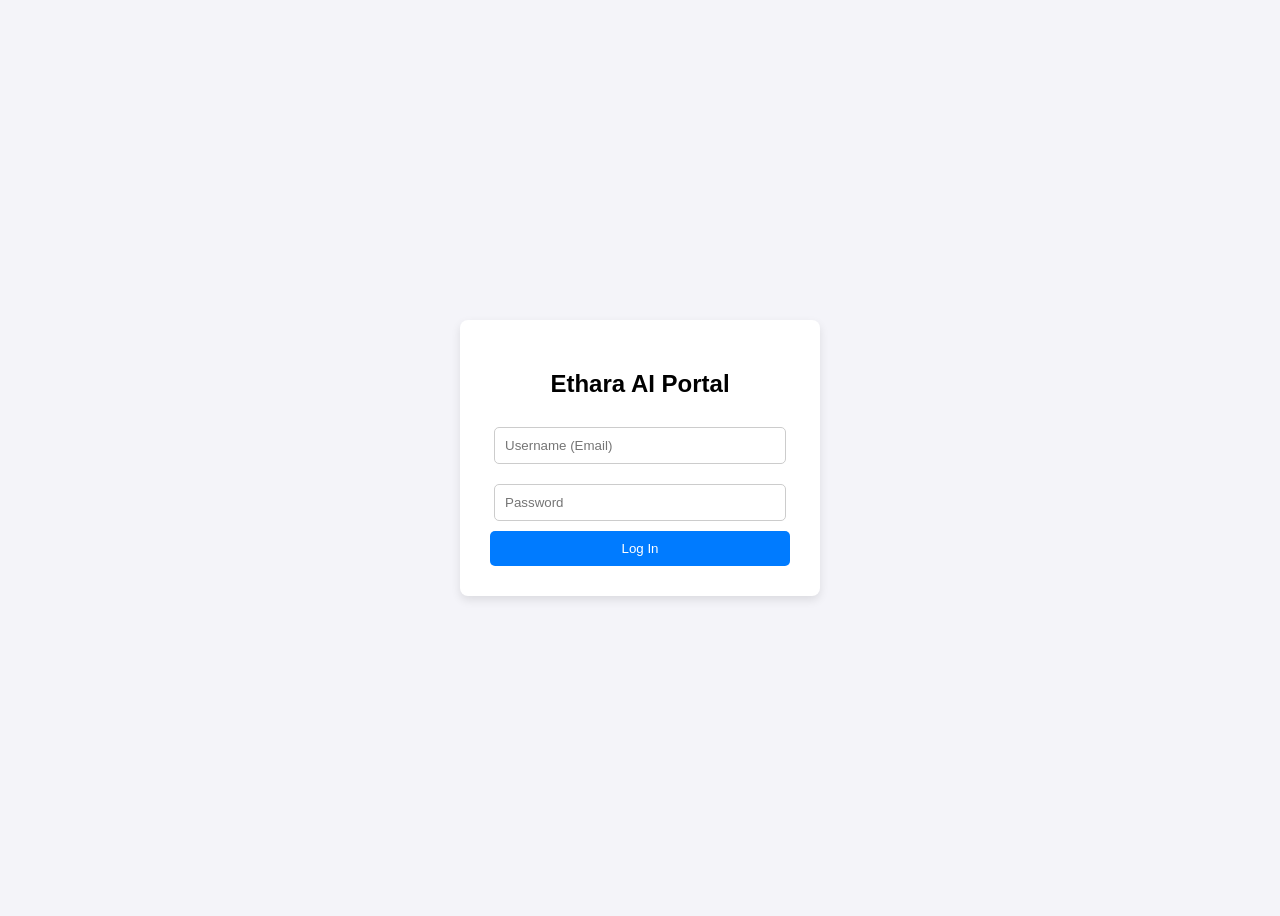
<file: Ethara frontend/index.html>
<!DOCTYPE html>
<html lang="en">
<head>
    <meta charset="UTF-8">
    <title>Ethara AI - Login</title>
    <style>
        body { font-family: Arial, sans-serif; display: flex; justify-content: center; align-items: center; height: 100vh; background-color: #f4f4f9; }
        .login-box { background: white; padding: 30px; border-radius: 8px; box-shadow: 0 4px 10px rgba(0,0,0,0.1); width: 300px; text-align: center; }
        input { width: 90%; padding: 10px; margin: 10px 0; border: 1px solid #ccc; border-radius: 5px; }
        button { width: 100%; padding: 10px; background-color: #007bff; color: white; border: none; border-radius: 5px; cursor: pointer; }
        button:hover { background-color: #0056b3; }
    </style>
</head>
<body>

    <div class="login-box">
        <h2>Ethara AI Portal</h2>
        
        <!-- The form triggers the login function in our javascript -->
        <form onsubmit="login(event)">
            <input type="text" id="username" placeholder="Username (Email)" required>
            <input type="password" id="password" placeholder="Password" required>
            <button type="submit">Log In</button>
        </form>
        
        <p id="error-message" style="color: red; display: none;">Login failed. Check credentials.</p>
    </div>

    <!-- Connect our JavaScript file -->
    <script src="app.js"></script>
</body>
</html>
</file>
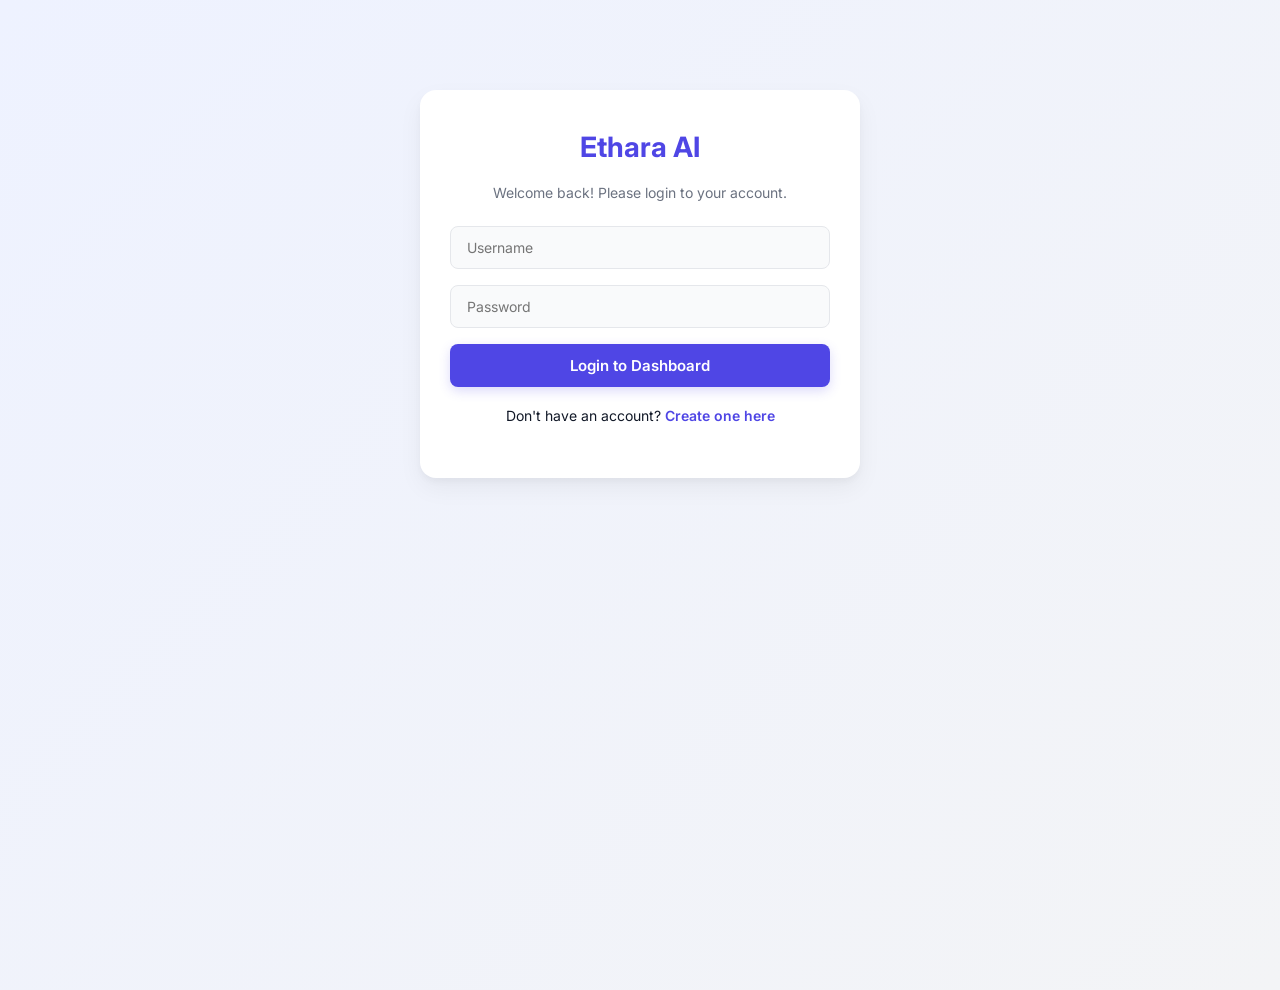
<file: taskmanager/taskmanager/src/main/resources/static/index.html>
<!DOCTYPE html>
<html lang="en">
<head>
    <meta charset="UTF-8">
    <meta name="viewport" content="width=device-width, initial-scale=1.0">
    <title>Ethara - Login</title>
    <link rel="stylesheet" href="style.css">
</head>
<body>
    <div class="auth-container">
        <h2>Ethara AI</h2>
        <p class="subtitle">Welcome back! Please login to your account.</p>
        
        <form id="loginForm">
            <input type="text" id="login-username" placeholder="Username" required>
            <input type="password" id="login-password" placeholder="Password" required>
            <button type="submit">Login to Dashboard</button>
        </form>
        
        <p id="login-message" style="margin-top:10px; font-weight: 500;"></p>
        <p>Don't have an account? <a href="signup.html">Create one here</a></p>
    </div>
    <script src="app.js"></script>
</body>
</html>
</file>
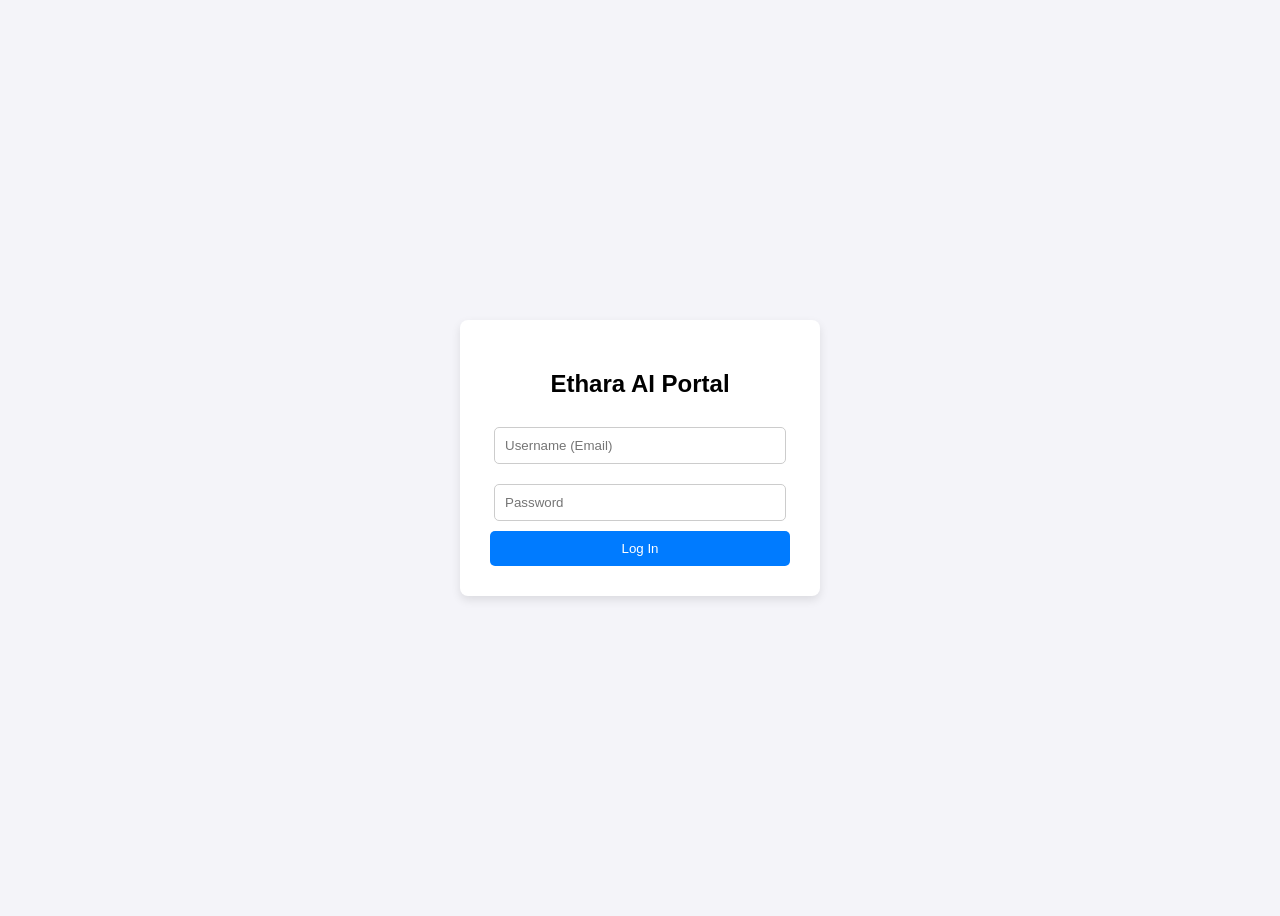
<file: Ethara frontend/dashboard.html>
<!DOCTYPE html>
<html lang="en">
<head>
    <meta charset="UTF-8">
    <title>Ethara AI - Dashboard</title>
    <style>
        body { font-family: Arial, sans-serif; background-color: #f4f4f9; padding: 20px; }
        .header { display: flex; justify-content: space-between; align-items: center; background: white; padding: 10px 20px; border-radius: 8px; box-shadow: 0 2px 5px rgba(0,0,0,0.1); margin-bottom: 20px; }
        .btn { padding: 8px 15px; border: none; border-radius: 5px; cursor: pointer; color: white; }
        .btn-danger { background-color: #dc3545; }
        .btn-primary { background-color: #007bff; }
        
        /* This hides the Admin section by default. We will un-hide it in JS if they have the Admin role! */
        #admin-section { display: none; background: #e9ecef; padding: 15px; border-radius: 8px; margin-bottom: 20px; }
        
        .task-card { background: white; padding: 15px; border-radius: 8px; box-shadow: 0 2px 5px rgba(0,0,0,0.1); margin-bottom: 10px; }
        .overdue { border-left: 5px solid red; } /* Ethara AI requirement: highlight overdue tasks */
        .on-time { border-left: 5px solid green; }
    </style>
</head>
<body>

    <div class="header">
        <h2>Task Dashboard</h2>
        <button class="btn btn-danger" onclick="logout()">Logout</button>
    </div>

    <!-- ADMIN ONLY SECTION -->
   <!-- ADMIN ONLY SECTION -->
    <div id="admin-section">
        <h3>Admin Controls: Create Task</h3>
        <form onsubmit="createTask(event)">
            <input type="text" id="task-title" placeholder="Task Title" required>
            <input type="date" id="task-date" required>
            
            <!-- New Dynamic ID Inputs -->
            <div style="margin-top: 10px;">
                <label>Project ID:</label>
                <input type="number" id="project-id-input" value="1" style="width: 50px;" required>
                
                <label>Assignee ID:</label>
                <input type="number" id="assignee-id-input" value="1" style="width: 50px;" required>
            </div>

            <button type="submit" class="btn btn-primary" style="margin-top: 10px;">Assign Task</button>
        </form>
    </div>
    <!-- TASK LIST SECTION -->
    <div>
        <h3>Your Tasks</h3>
        <div id="task-list">
            <!-- JavaScript will inject the tasks right here! -->
            <p>Loading tasks...</p>
        </div>
    </div>

    <!-- Connect our new Dashboard JavaScript file -->
    <script src="dashboard.js"></script>
</body>
</html>
</file>
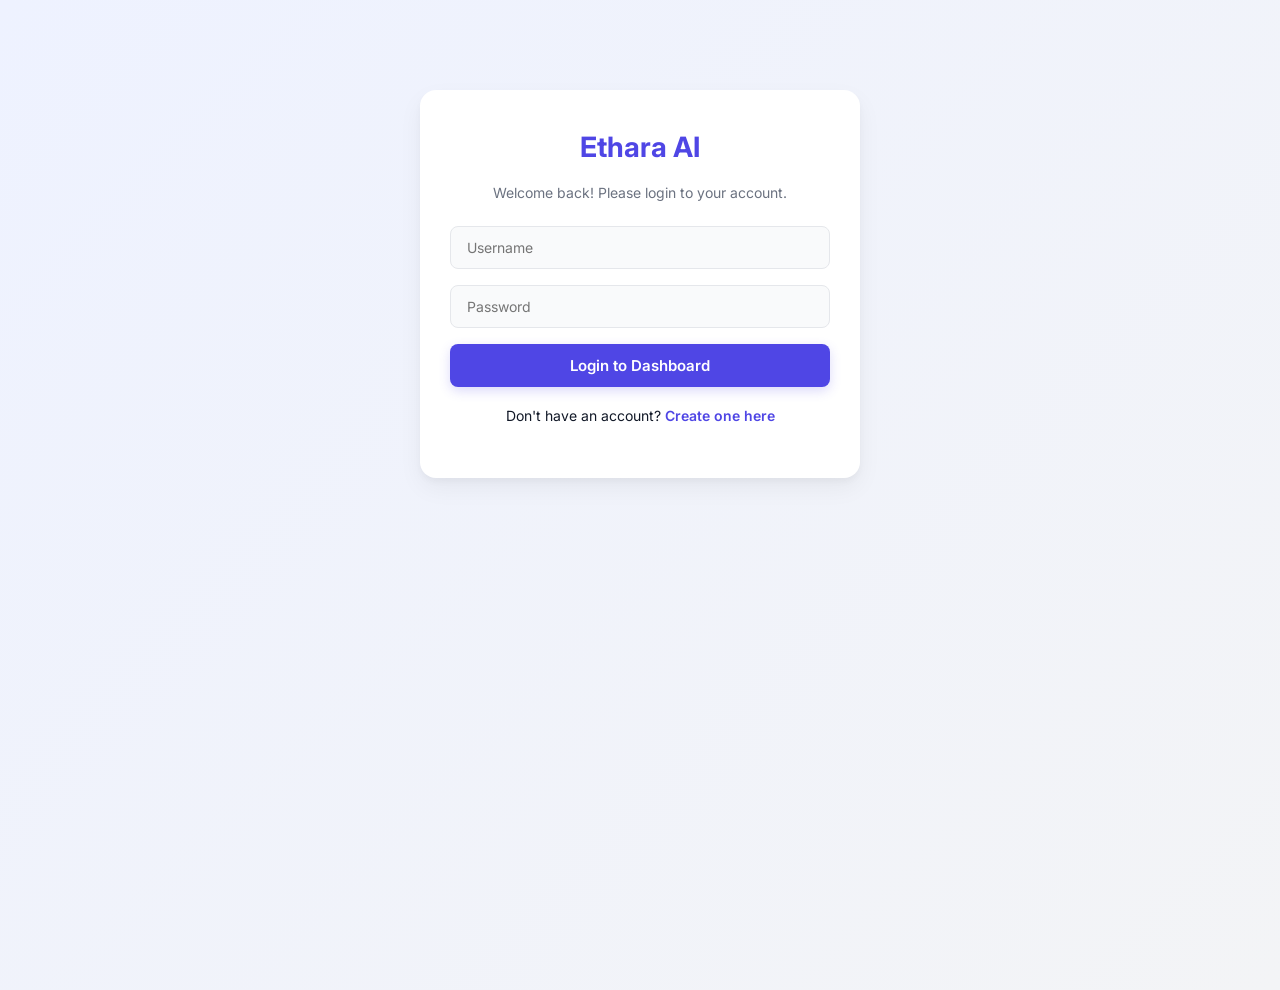
<file: taskmanager/taskmanager/src/main/resources/static/dashboard.html>
<!DOCTYPE html>
<html lang="en">
<head>
    <meta charset="UTF-8">
    <meta name="viewport" content="width=device-width, initial-scale=1.0">
    <title>Ethara Task Manager - Dashboard</title>
    <link rel="stylesheet" href="style.css">
</head>
<body class="dashboard-body">
    <div class="header">
        <h2>Task Dashboard</h2>
        <div>
            <span id="userRoleBadge" style="margin-right: 15px; font-weight: 600; color: var(--text-muted);">Loading Role...</span>
            <button class="btn-danger" onclick="logoutUser()">Logout</button>
        </div>
    </div>

    <div class="grid">
        <!-- ADMIN SECTION -->
        <div class="card hidden" id="adminSection">
            <h3>Admin Controls</h3>
            
            <hr style="margin: 15px 0;">
            <h4>Create New Project</h4>
            <form id="projectForm">
                <input type="text" id="proj-name" placeholder="Enter Project Name" required>
                <button type="submit" class="btn-primary">Add Project</button>
            </form>

            <hr style="margin: 25px 0 15px 0;">
            <h4>Assign New Task</h4>
            <form id="taskForm">
                <input type="text" id="task-title" placeholder="Task Title" required>
                <input type="text" id="task-desc" placeholder="Task Description" required>
                <input type="date" id="task-due" required>
                
                <!-- DROPDOWNS FOR PROJECTS AND USERS -->
                <select id="task-project-id" required>
                    <option value="">Loading Projects...</option>
                </select>
                
                <select id="task-assignee-id" required>
                    <option value="">Loading Users...</option>
                </select>
                
                <button type="submit" class="btn-primary">Assign Task</button>
            </form>
        </div>

        <!-- TASKS LIST -->
        <div class="card" id="taskContainer" style="grid-column: span 2;">
            <h3>Your Assigned Tasks</h3>
            <div id="tasksList">Fetching your tasks...</div>
        </div>
    </div>

    <script src="dashboard.js"></script>
</body>
</html>
</file>
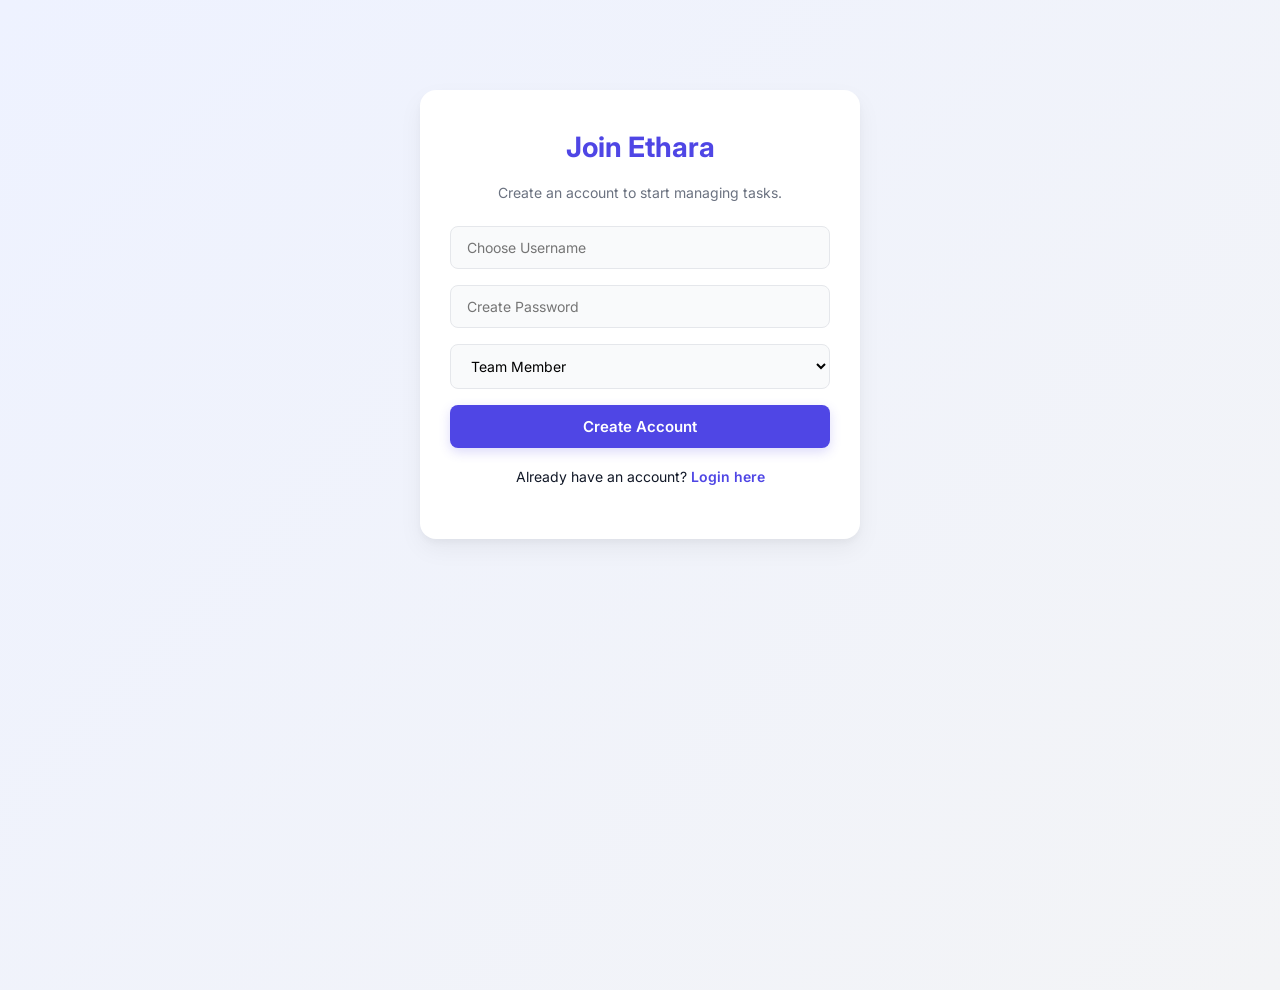
<file: taskmanager/taskmanager/src/main/resources/static/signup.html>
<!DOCTYPE html>
<html lang="en">
<head>
    <meta charset="UTF-8">
    <meta name="viewport" content="width=device-width, initial-scale=1.0">
    <title>Ethara - Sign Up</title>
    <link rel="stylesheet" href="style.css">
</head>
<body>
    <div class="auth-container">
        <h2>Join Ethara</h2>
        <p class="subtitle">Create an account to start managing tasks.</p>

        <form id="signupForm">
            <input type="text" id="reg-username" placeholder="Choose Username" required>
            <input type="password" id="reg-password" placeholder="Create Password" required>
            
            <select id="reg-role" required>
                <option value="MEMBER">Team Member</option>
                <option value="ADMIN">Administrator</option>
            </select>
            
            <button type="submit">Create Account</button>
        </form>

        <p>Already have an account? <a href="index.html">Login here</a></p>
    </div>
    <script src="app.js"></script>
</body>
</html>
</file>
<file: taskmanager/taskmanager/src/main/resources/static/style.css>
@import url('https://fonts.googleapis.com/css2?family=Inter:wght@400;500;600;700&display=swap');

:root {
    --primary: #4F46E5; /* Modern Indigo */
    --primary-hover: #4338CA;
    --danger: #EF4444; /* Clean Red */
    --danger-hover: #DC2828;
    --bg-color: #F3F4F6;
    --card-bg: #FFFFFF;
    --text-main: #111827;
    --text-muted: #6B7280;
}

body {
    font-family: 'Inter', sans-serif;
    background: linear-gradient(135deg, #EEF2FF 0%, #F3F4F6 100%);
    color: var(--text-main);
    margin: 0;
    padding: 0;
    min-height: 100vh;
    transition: opacity 0.4s ease-in-out; /* Smooth Logout Transition */
}

/* Ye class logout ke time use hogi */
body.fade-out { opacity: 0; }

/* =========================================
   LOGIN / SIGNUP PAGE STYLES
   ========================================= */
.auth-container {
    max-width: 380px;
    margin: 10vh auto;
    background: var(--card-bg);
    padding: 40px 30px;
    border-radius: 16px;
    box-shadow: 0 10px 25px rgba(0,0,0,0.05), 0 4px 6px rgba(0,0,0,0.03);
    text-align: center;
    /* Smooth slide up animation on load */
    animation: slideUp 0.6s cubic-bezier(0.16, 1, 0.3, 1);
}

@keyframes slideUp {
    from { opacity: 0; transform: translateY(30px); }
    to { opacity: 1; transform: translateY(0); }
}

.auth-container h2 {
    color: var(--primary);
    font-weight: 700;
    font-size: 28px;
    margin-bottom: 8px;
    margin-top: 0;
}

.auth-container p.subtitle {
    color: var(--text-muted);
    font-size: 14px;
    margin-bottom: 25px;
}

.auth-container p { font-size: 14px; margin-top: 20px;}
.auth-container a { color: var(--primary); text-decoration: none; font-weight: 600; transition: color 0.2s;}
.auth-container a:hover { color: var(--primary-hover); }

/* =========================================
   FORMS & INPUTS
   ========================================= */
input, select {
    width: 100%;
    padding: 12px 16px;
    margin-bottom: 16px;
    border: 1px solid #E5E7EB;
    border-radius: 8px;
    font-size: 14px;
    font-family: inherit;
    box-sizing: border-box;
    transition: all 0.3s ease;
    background-color: #F9FAFB;
}

input:focus, select:focus {
    outline: none;
    border-color: var(--primary);
    box-shadow: 0 0 0 3px rgba(79, 70, 229, 0.15);
    background-color: #FFFFFF;
}

button {
    width: 100%;
    padding: 12px;
    border: none;
    border-radius: 8px;
    font-size: 15px;
    font-weight: 600;
    cursor: pointer;
    transition: all 0.3s ease;
    font-family: inherit;
}

button[type="submit"], .btn-primary {
    background: var(--primary);
    color: white;
    box-shadow: 0 4px 12px rgba(79, 70, 229, 0.2);
}

button[type="submit"]:hover, .btn-primary:hover {
    background: var(--primary-hover);
    transform: translateY(-2px);
    box-shadow: 0 6px 16px rgba(79, 70, 229, 0.3);
}

.btn-danger {
    background: var(--danger);
    color: white;
    width: auto;
    padding: 8px 16px;
}
.btn-danger:hover {
    background: var(--danger-hover);
    transform: translateY(-1px);
}

/* =========================================
   DASHBOARD STYLES
   ========================================= */
.dashboard-body {
    padding: 30px;
    max-width: 1100px;
    margin: 0 auto;
    animation: fadeIn 0.8s ease-out;
}

@keyframes fadeIn {
    from { opacity: 0; }
    to { opacity: 1; }
}

.header {
    display: flex;
    justify-content: space-between;
    align-items: center;
    background: var(--card-bg);
    padding: 15px 25px;
    border-radius: 12px;
    box-shadow: 0 4px 6px rgba(0,0,0,0.02);
    margin-bottom: 30px;
}
.header h2 { margin: 0; font-size: 22px; color: var(--text-main);}

.grid { display: grid; grid-template-columns: 1fr 2fr; gap: 25px; }
@media (max-width: 768px) { .grid { grid-template-columns: 1fr; } }

.card {
    background: var(--card-bg);
    padding: 25px;
    border-radius: 12px;
    box-shadow: 0 4px 15px rgba(0,0,0,0.03);
}

hr { border: 0; height: 1px; background: #E5E7EB; }
h3, h4 { color: var(--text-main); margin-top: 0;}

/* Task Items */
.task-item {
    border-left: 4px solid var(--primary);
    padding: 20px;
    margin-bottom: 15px;
    background: #fff;
    border-radius: 8px;
    box-shadow: 0 2px 8px rgba(0,0,0,0.03);
    transition: transform 0.2s ease, box-shadow 0.2s ease;
}
.task-item:hover {
    transform: translateY(-3px);
    box-shadow: 0 8px 20px rgba(0,0,0,0.08);
}
.overdue {
    border-left-color: var(--danger);
    background: #FEF2F2;
}
.task-item p { color: var(--text-muted); line-height: 1.5; font-size: 14px;}
.task-item small { color: #9CA3AF; font-size: 13px; }
</file>
